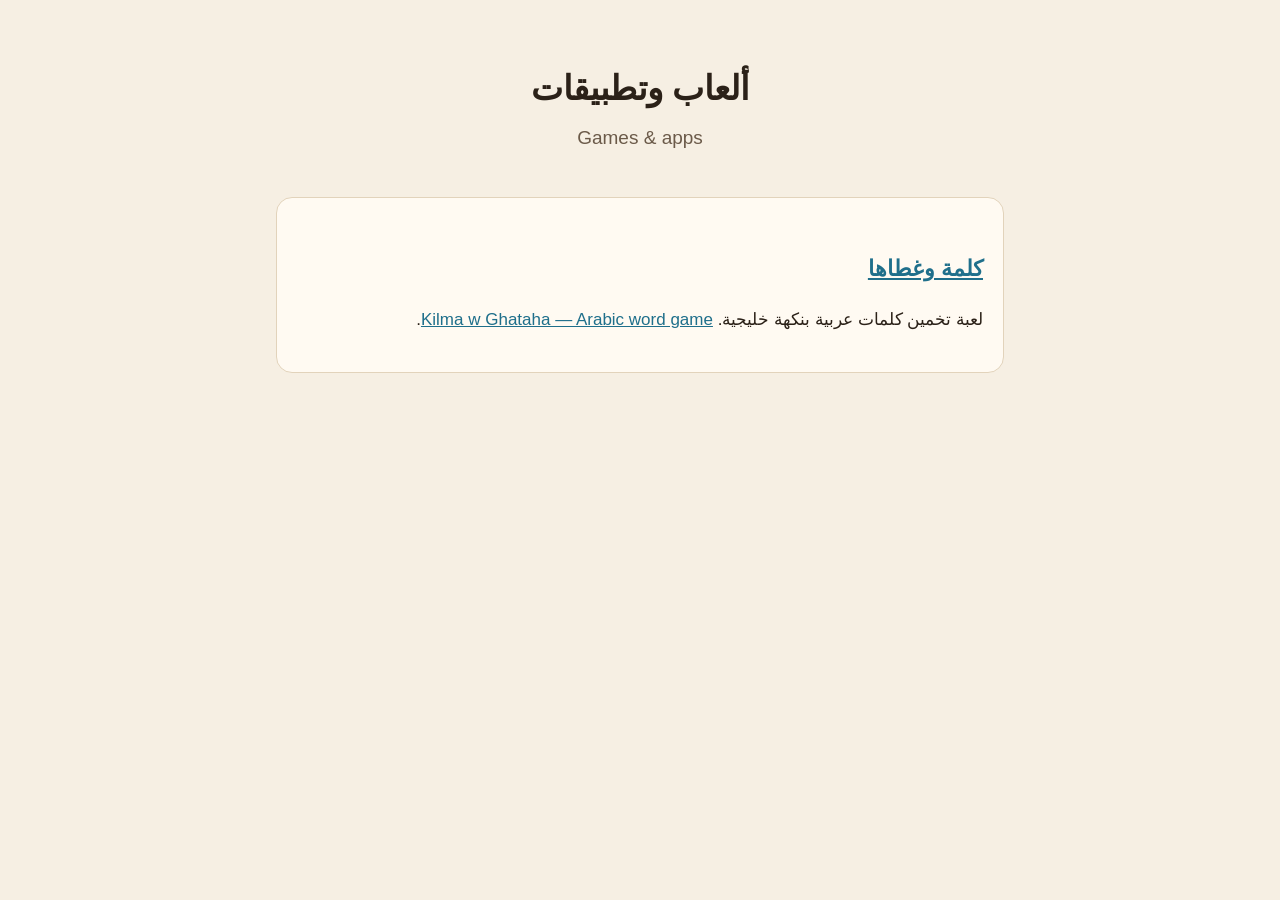
<file: index.html>
<!doctype html>
<html lang="ar" dir="rtl">
<head>
<meta charset="utf-8">
<meta name="viewport" content="width=device-width, initial-scale=1">
<title>ألعاب وتطبيقات</title>
<link rel="stylesheet" href="kilma/style.css">
</head>
<body>
<main>
  <header class="hero">
    <h1>ألعاب وتطبيقات</h1>
    <p class="lead">Games &amp; apps</p>
  </header>
  <div class="card">
    <h2><a href="kilma/">كلمة وغطاها</a></h2>
    <p>لعبة تخمين كلمات عربية بنكهة خليجية. <a href="kilma/en.html" lang="en">Kilma w Ghataha — Arabic word game</a>.</p>
  </div>
</main>
</body>
</html>
</file>
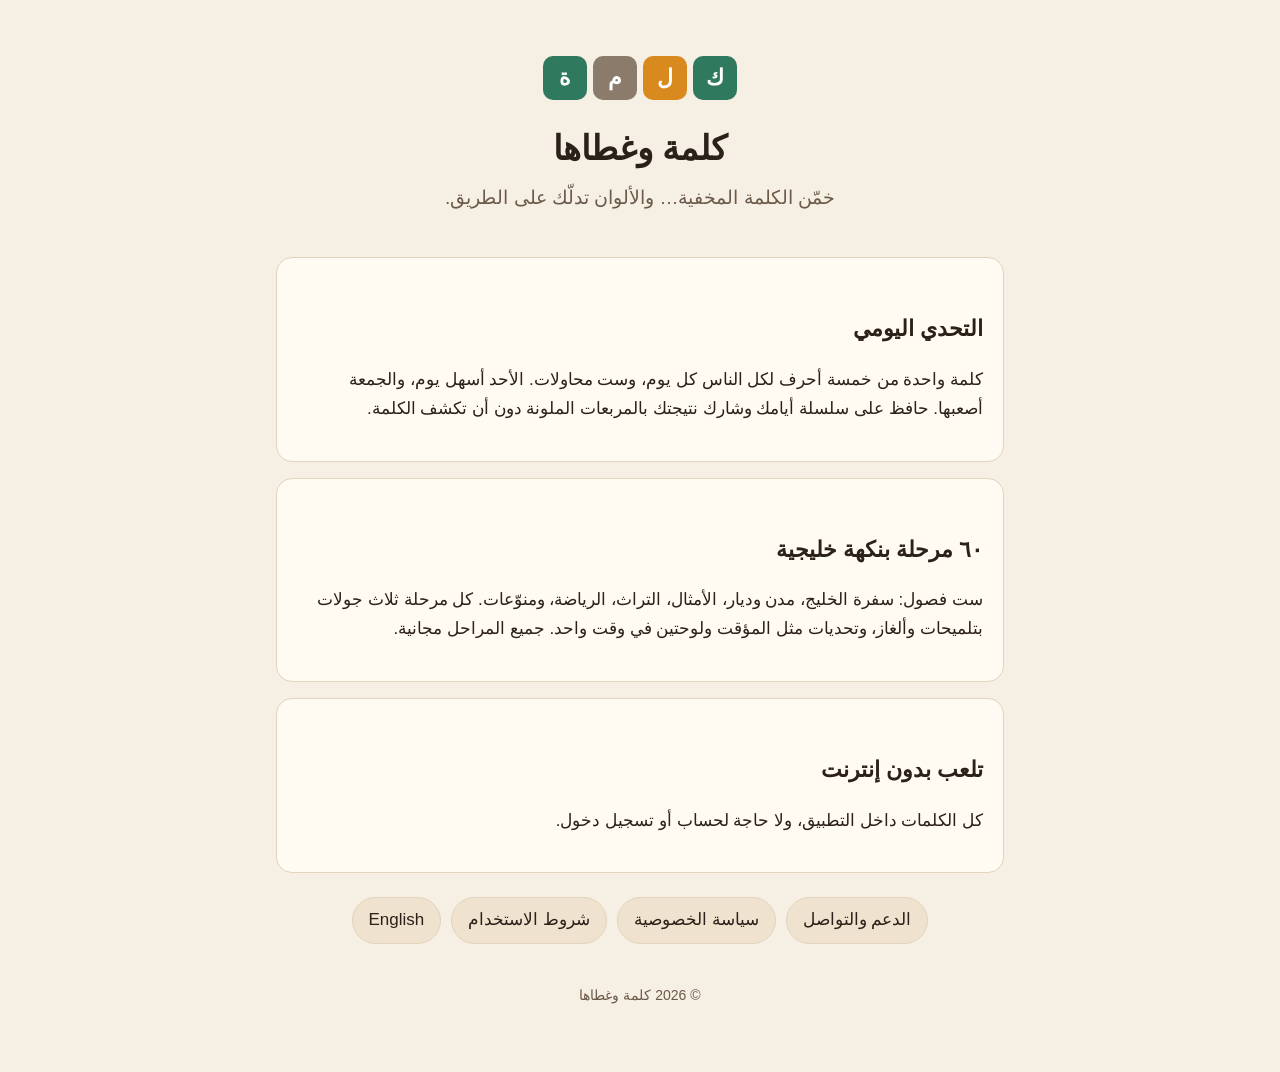
<file: kilma/index.html>
<!doctype html>
<html lang="ar" dir="rtl">
<head>
<meta charset="utf-8">
<meta name="viewport" content="width=device-width, initial-scale=1">
<title>كلمة وغطاها — لعبة كلمات عربية</title>
<meta name="description" content="كلمة وغطاها: لعبة تخمين كلمات عربية بنكهة خليجية. تحدٍّ يومي و٦٠ مرحلة.">
<link rel="stylesheet" href="style.css">
</head>
<body>
<main>
  <header class="hero">
    <div class="tiles" aria-hidden="true"><span class="g">ك</span><span class="y">ل</span><span class="s">م</span><span class="g">ة</span></div>
    <h1>كلمة وغطاها</h1>
    <p class="lead">خمّن الكلمة المخفية… والألوان تدلّك على الطريق.</p>
  </header>

  <section class="card">
    <h2>التحدي اليومي</h2>
    <p>كلمة واحدة من خمسة أحرف لكل الناس كل يوم، وست محاولات. الأحد أسهل يوم، والجمعة أصعبها. حافظ على سلسلة أيامك وشارك نتيجتك بالمربعات الملونة دون أن تكشف الكلمة.</p>
  </section>
  <section class="card">
    <h2>٦٠ مرحلة بنكهة خليجية</h2>
    <p>ست فصول: سفرة الخليج، مدن وديار، الأمثال، التراث، الرياضة، ومنوّعات. كل مرحلة ثلاث جولات بتلميحات وألغاز، وتحديات مثل المؤقت ولوحتين في وقت واحد. جميع المراحل مجانية.</p>
  </section>
  <section class="card">
    <h2>تلعب بدون إنترنت</h2>
    <p>كل الكلمات داخل التطبيق، ولا حاجة لحساب أو تسجيل دخول.</p>
  </section>

  <nav class="links">
    <a href="support.html">الدعم والتواصل</a>
    <a href="privacy.html">سياسة الخصوصية</a>
    <a href="terms.html">شروط الاستخدام</a>
    <a href="en.html" lang="en">English</a>
  </nav>
  <footer>© 2026 كلمة وغطاها</footer>
</main>
</body>
</html>
</file>
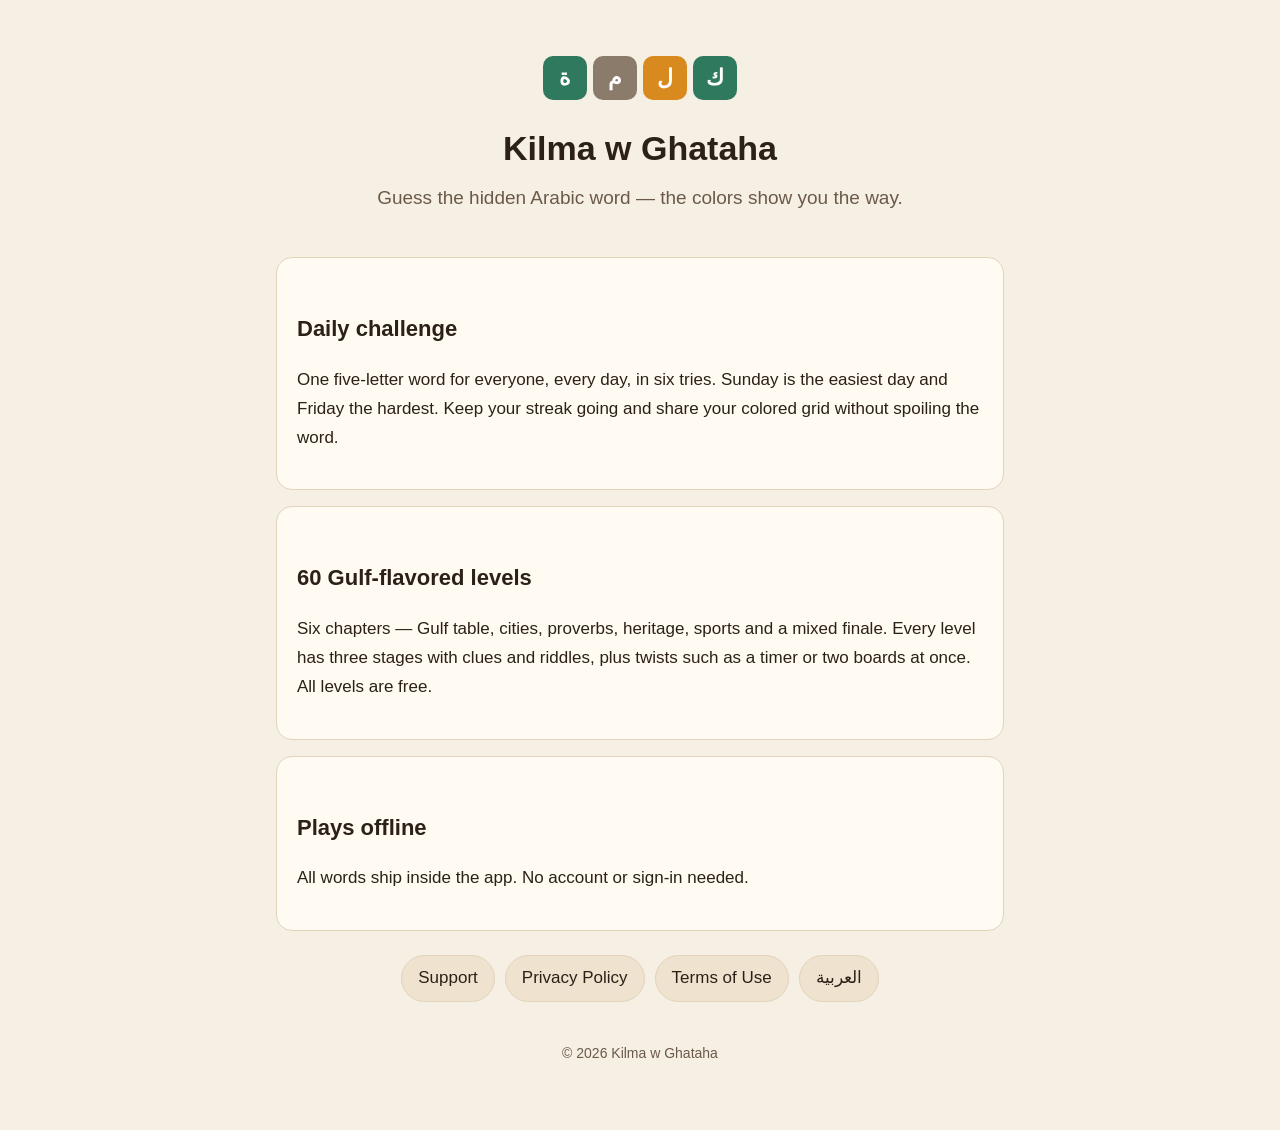
<file: kilma/en.html>
<!doctype html>
<html lang="en" dir="ltr">
<head>
<meta charset="utf-8">
<meta name="viewport" content="width=device-width, initial-scale=1">
<title>Kilma w Ghataha — Arabic word game</title>
<meta name="description" content="Kilma w Ghataha: an Arabic word-guessing game with a Gulf flavor. Daily challenge and 60 levels.">
<link rel="stylesheet" href="style.css">
</head>
<body>
<main>
  <header class="hero">
    <div class="tiles" aria-hidden="true"><span class="g">ك</span><span class="y">ل</span><span class="s">م</span><span class="g">ة</span></div>
    <h1>Kilma w Ghataha</h1>
    <p class="lead">Guess the hidden Arabic word — the colors show you the way.</p>
  </header>

  <section class="card">
    <h2>Daily challenge</h2>
    <p>One five-letter word for everyone, every day, in six tries. Sunday is the easiest day and Friday the hardest. Keep your streak going and share your colored grid without spoiling the word.</p>
  </section>
  <section class="card">
    <h2>60 Gulf-flavored levels</h2>
    <p>Six chapters — Gulf table, cities, proverbs, heritage, sports and a mixed finale. Every level has three stages with clues and riddles, plus twists such as a timer or two boards at once. All levels are free.</p>
  </section>
  <section class="card">
    <h2>Plays offline</h2>
    <p>All words ship inside the app. No account or sign-in needed.</p>
  </section>

  <nav class="links">
    <a href="support.html">Support</a>
    <a href="privacy-en.html">Privacy Policy</a>
    <a href="terms-en.html">Terms of Use</a>
    <a href="index.html" lang="ar">العربية</a>
  </nav>
  <footer>© 2026 Kilma w Ghataha</footer>
</main>
</body>
</html>
</file>
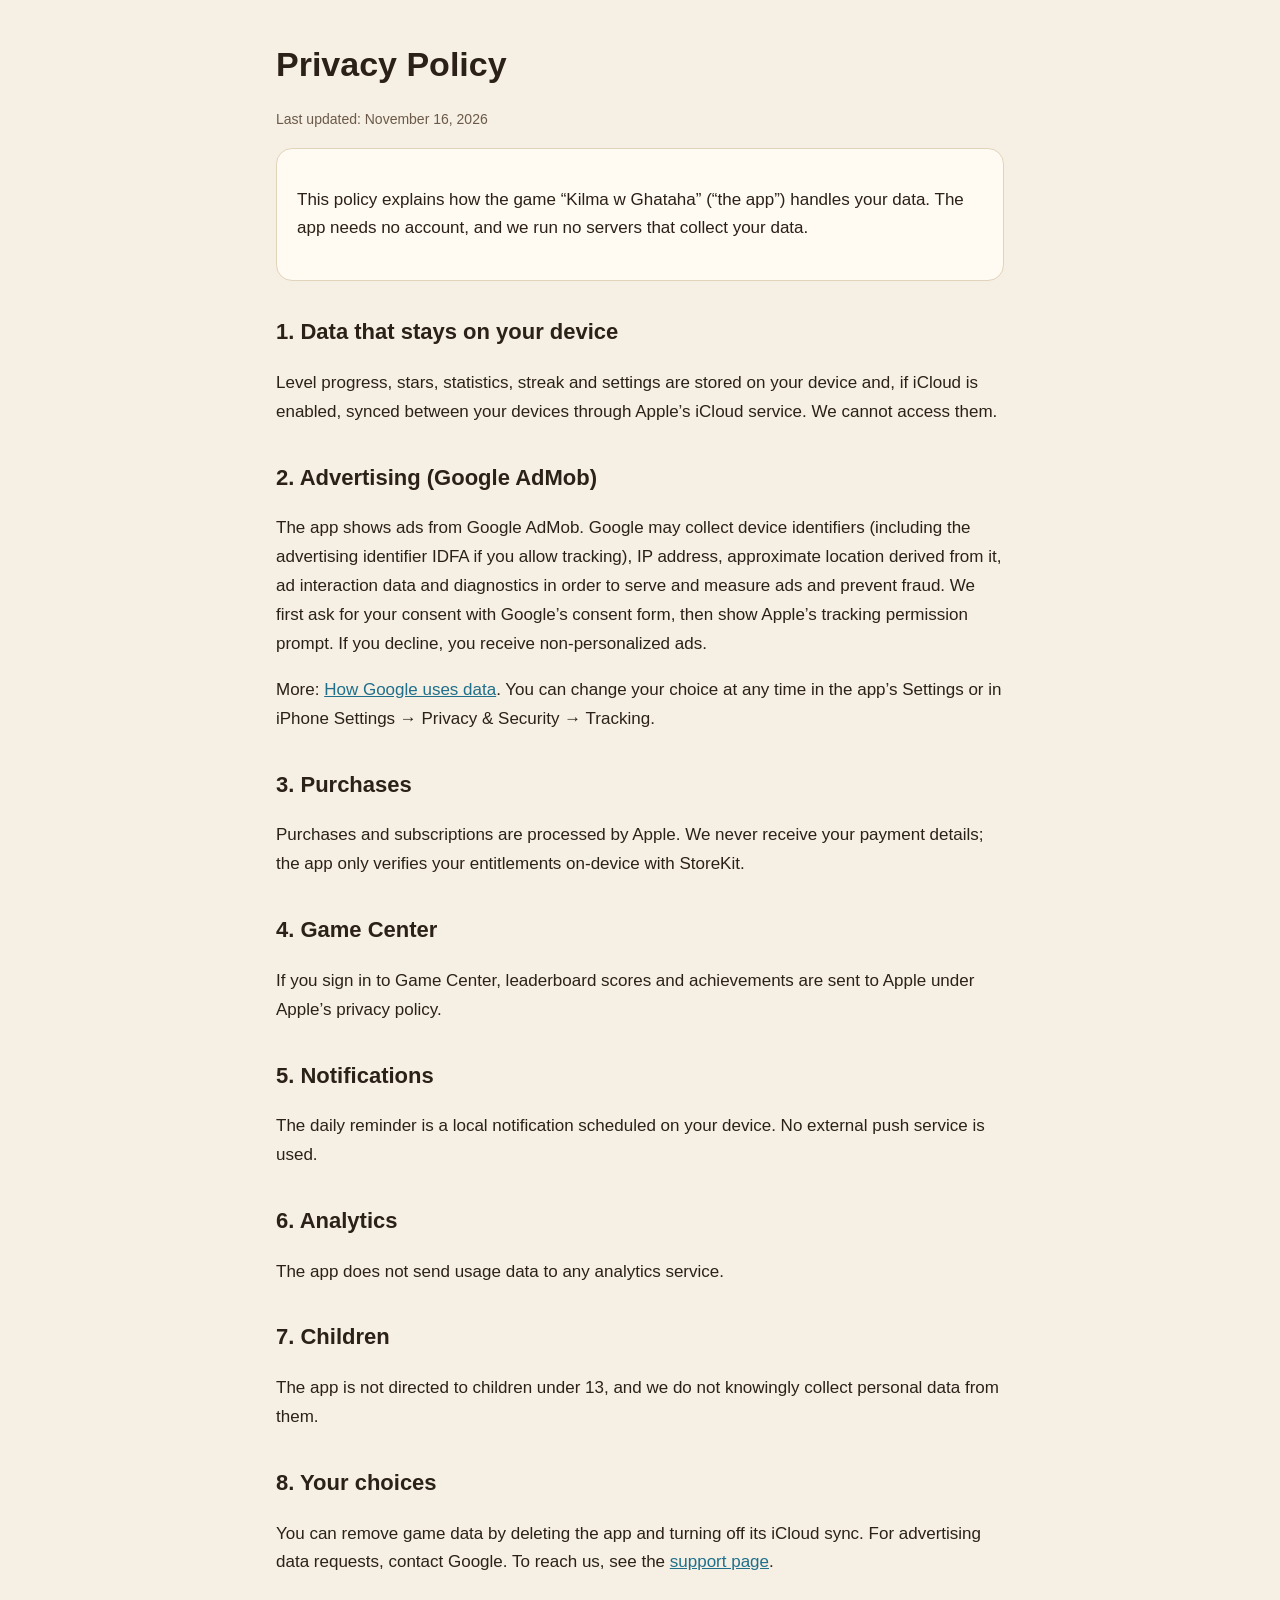
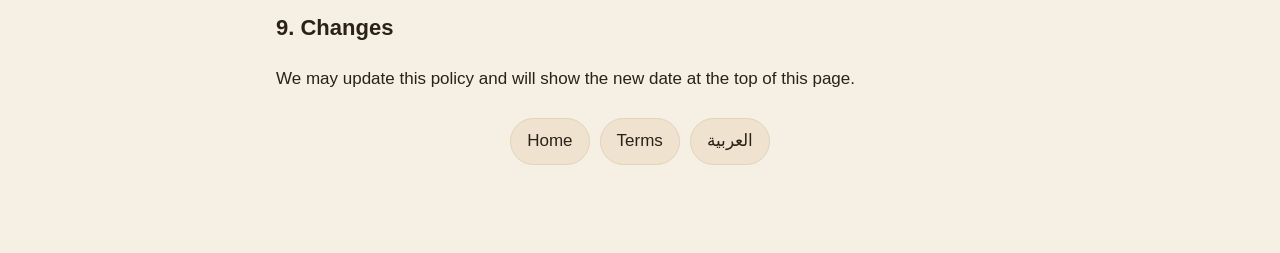
<file: kilma/privacy-en.html>
<!doctype html>
<html lang="en" dir="ltr">
<head>
<meta charset="utf-8">
<meta name="viewport" content="width=device-width, initial-scale=1">
<title>Privacy Policy — Kilma w Ghataha</title>
<link rel="stylesheet" href="style.css">
</head>
<body>
<main>
  <h1>Privacy Policy</h1>
  <p class="updated">Last updated: November 16, 2026</p>

  <div class="card">
    <p>This policy explains how the game “Kilma w Ghataha” (“the app”) handles your data. The app needs no account, and we run no servers that collect your data.</p>
  </div>

  <h2>1. Data that stays on your device</h2>
  <p>Level progress, stars, statistics, streak and settings are stored on your device and, if iCloud is enabled, synced between your devices through Apple’s iCloud service. We cannot access them.</p>

  <h2>2. Advertising (Google AdMob)</h2>
  <p>The app shows ads from Google AdMob. Google may collect device identifiers (including the advertising identifier IDFA if you allow tracking), IP address, approximate location derived from it, ad interaction data and diagnostics in order to serve and measure ads and prevent fraud. We first ask for your consent with Google’s consent form, then show Apple’s tracking permission prompt. If you decline, you receive non-personalized ads.</p>
  <p>More: <a href="https://policies.google.com/technologies/partner-sites">How Google uses data</a>. You can change your choice at any time in the app’s Settings or in iPhone Settings → Privacy &amp; Security → Tracking.</p>

  <h2>3. Purchases</h2>
  <p>Purchases and subscriptions are processed by Apple. We never receive your payment details; the app only verifies your entitlements on-device with StoreKit.</p>

  <h2>4. Game Center</h2>
  <p>If you sign in to Game Center, leaderboard scores and achievements are sent to Apple under Apple’s privacy policy.</p>

  <h2>5. Notifications</h2>
  <p>The daily reminder is a local notification scheduled on your device. No external push service is used.</p>

  <h2>6. Analytics</h2>
  <p>The app does not send usage data to any analytics service.</p>

  <h2>7. Children</h2>
  <p>The app is not directed to children under 13, and we do not knowingly collect personal data from them.</p>

  <h2>8. Your choices</h2>
  <p>You can remove game data by deleting the app and turning off its iCloud sync. For advertising data requests, contact Google. To reach us, see the <a href="support.html">support page</a>.</p>

  <h2>9. Changes</h2>
  <p>We may update this policy and will show the new date at the top of this page.</p>

  <nav class="links"><a href="en.html">Home</a><a href="terms-en.html">Terms</a><a href="privacy.html" lang="ar">العربية</a></nav>
</main>
</body>
</html>
</file>
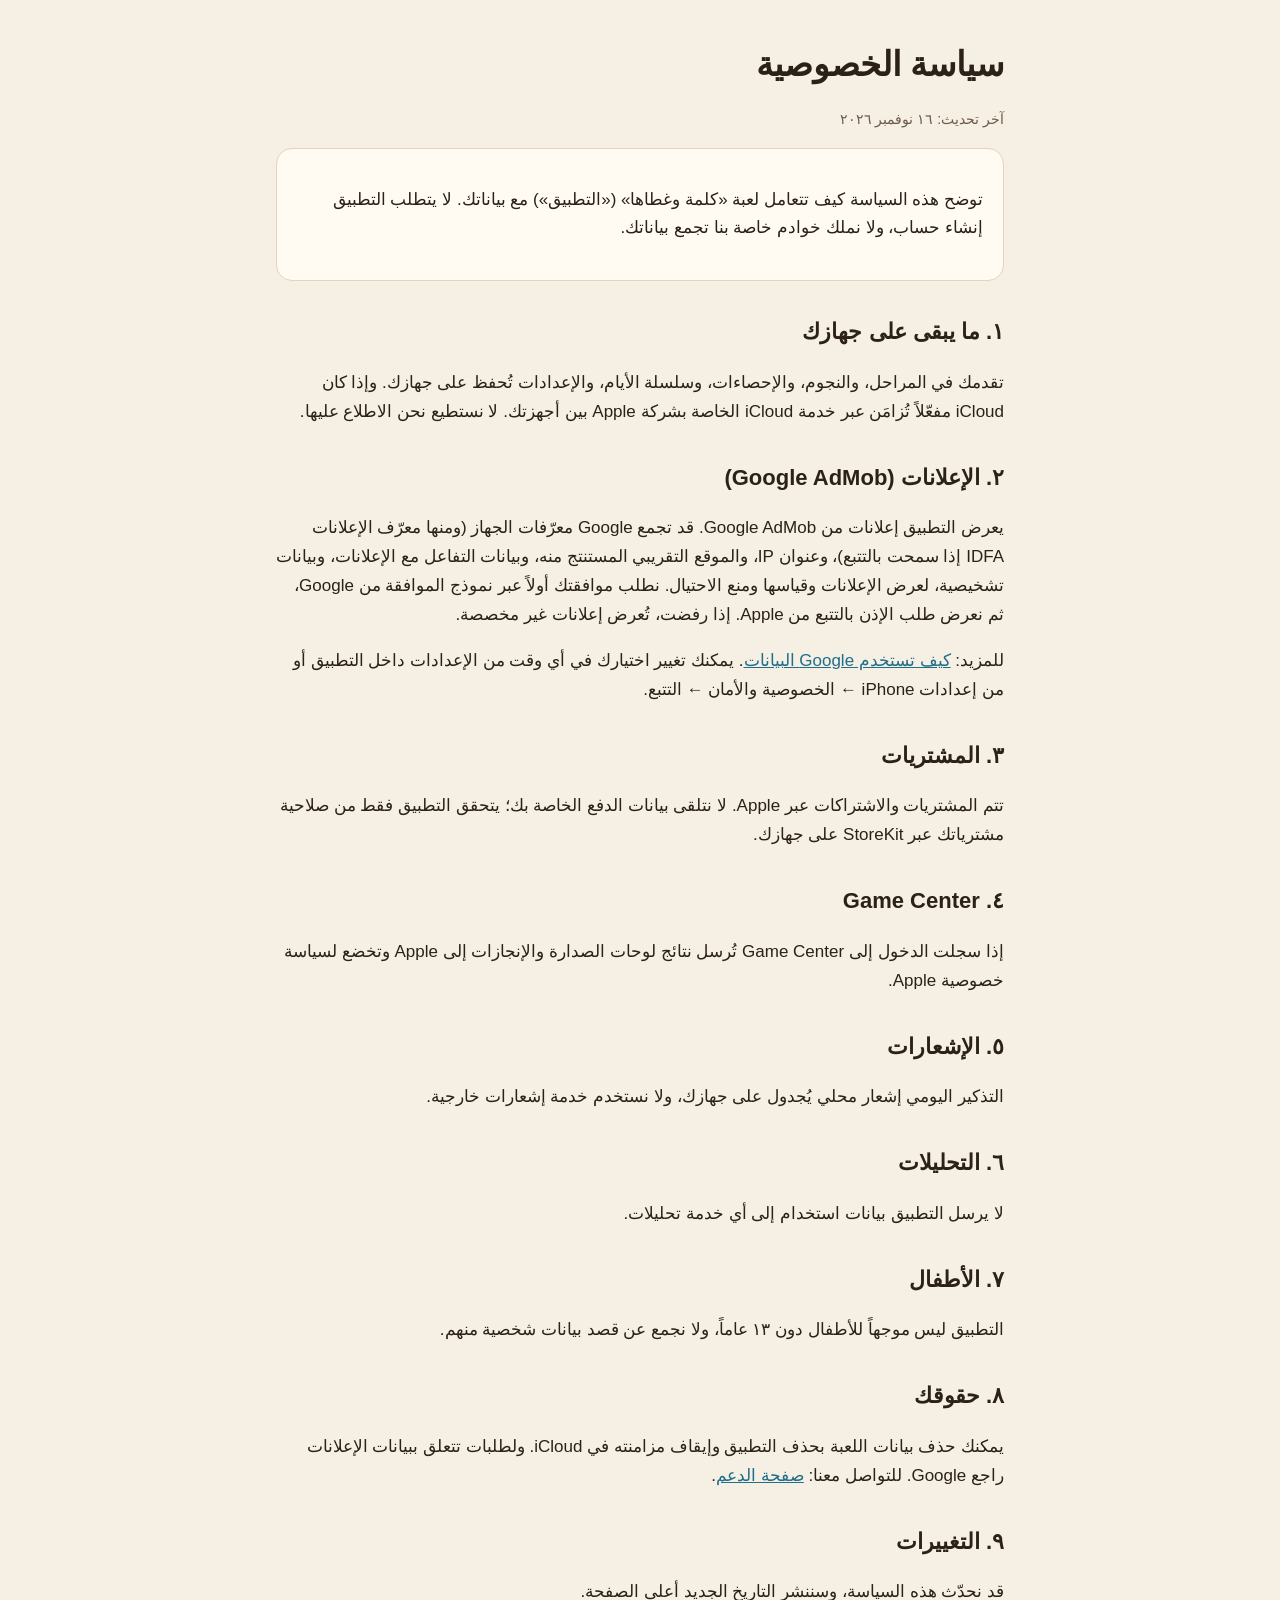
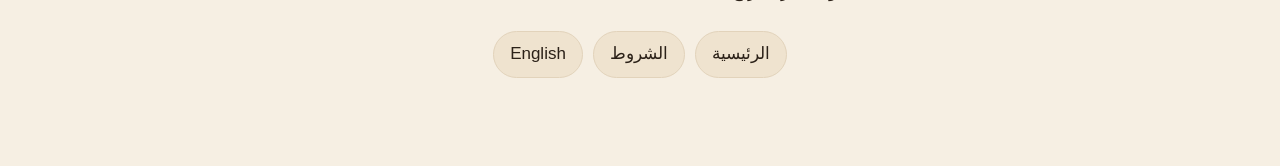
<file: kilma/privacy.html>
<!doctype html>
<html lang="ar" dir="rtl">
<head>
<meta charset="utf-8">
<meta name="viewport" content="width=device-width, initial-scale=1">
<title>سياسة الخصوصية — كلمة وغطاها</title>
<link rel="stylesheet" href="style.css">
</head>
<body>
<main>
  <h1>سياسة الخصوصية</h1>
  <p class="updated">آخر تحديث: ١٦ نوفمبر ٢٠٢٦</p>

  <div class="card">
    <p>توضح هذه السياسة كيف تتعامل لعبة «كلمة وغطاها» («التطبيق») مع بياناتك. لا يتطلب التطبيق إنشاء حساب، ولا نملك خوادم خاصة بنا تجمع بياناتك.</p>
  </div>

  <h2>١. ما يبقى على جهازك</h2>
  <p>تقدمك في المراحل، والنجوم، والإحصاءات، وسلسلة الأيام، والإعدادات تُحفظ على جهازك. وإذا كان iCloud مفعّلاً تُزامَن عبر خدمة iCloud الخاصة بشركة Apple بين أجهزتك. لا نستطيع نحن الاطلاع عليها.</p>

  <h2>٢. الإعلانات (Google AdMob)</h2>
  <p>يعرض التطبيق إعلانات من Google AdMob. قد تجمع Google معرّفات الجهاز (ومنها معرّف الإعلانات IDFA إذا سمحت بالتتبع)، وعنوان IP، والموقع التقريبي المستنتج منه، وبيانات التفاعل مع الإعلانات، وبيانات تشخيصية، لعرض الإعلانات وقياسها ومنع الاحتيال. نطلب موافقتك أولاً عبر نموذج الموافقة من Google، ثم نعرض طلب الإذن بالتتبع من Apple. إذا رفضت، تُعرض إعلانات غير مخصصة.</p>
  <p>للمزيد: <a href="https://policies.google.com/technologies/partner-sites">كيف تستخدم Google البيانات</a>. يمكنك تغيير اختيارك في أي وقت من الإعدادات داخل التطبيق أو من إعدادات iPhone ← الخصوصية والأمان ← التتبع.</p>

  <h2>٣. المشتريات</h2>
  <p>تتم المشتريات والاشتراكات عبر Apple. لا نتلقى بيانات الدفع الخاصة بك؛ يتحقق التطبيق فقط من صلاحية مشترياتك عبر StoreKit على جهازك.</p>

  <h2>٤. Game Center</h2>
  <p>إذا سجلت الدخول إلى Game Center تُرسل نتائج لوحات الصدارة والإنجازات إلى Apple وتخضع لسياسة خصوصية Apple.</p>

  <h2>٥. الإشعارات</h2>
  <p>التذكير اليومي إشعار محلي يُجدول على جهازك، ولا نستخدم خدمة إشعارات خارجية.</p>

  <h2>٦. التحليلات</h2>
  <p>لا يرسل التطبيق بيانات استخدام إلى أي خدمة تحليلات.</p>

  <h2>٧. الأطفال</h2>
  <p>التطبيق ليس موجهاً للأطفال دون ١٣ عاماً، ولا نجمع عن قصد بيانات شخصية منهم.</p>

  <h2>٨. حقوقك</h2>
  <p>يمكنك حذف بيانات اللعبة بحذف التطبيق وإيقاف مزامنته في iCloud. ولطلبات تتعلق ببيانات الإعلانات راجع Google. للتواصل معنا: <a href="support.html">صفحة الدعم</a>.</p>

  <h2>٩. التغييرات</h2>
  <p>قد نحدّث هذه السياسة، وسننشر التاريخ الجديد أعلى الصفحة.</p>

  <nav class="links"><a href="index.html">الرئيسية</a><a href="terms.html">الشروط</a><a href="privacy-en.html" lang="en">English</a></nav>
</main>
</body>
</html>
</file>
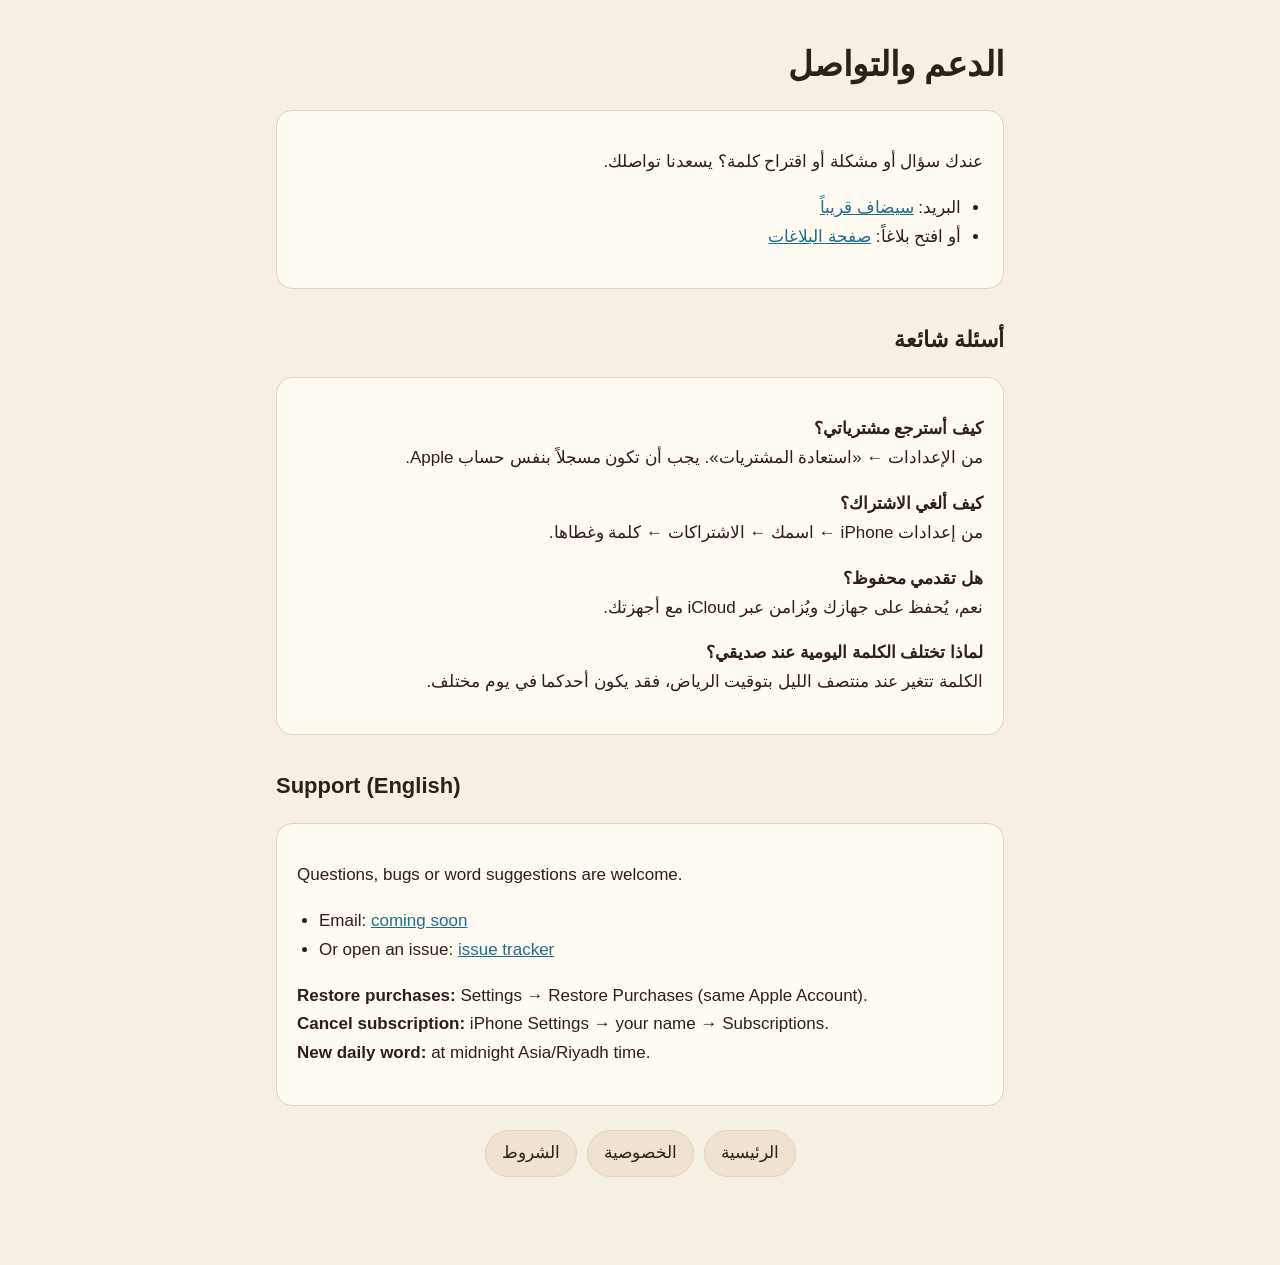
<file: kilma/support.html>
<!doctype html>
<html lang="ar" dir="rtl">
<head>
<meta charset="utf-8">
<meta name="viewport" content="width=device-width, initial-scale=1">
<title>الدعم — كلمة وغطاها | Support</title>
<link rel="stylesheet" href="style.css">
</head>
<body>
<main>
  <h1>الدعم والتواصل</h1>
  <div class="card">
    <p>عندك سؤال أو مشكلة أو اقتراح كلمة؟ يسعدنا تواصلك.</p>
    <ul>
      <li>البريد: <a id="support-email" href="mailto:support@example.invalid">سيضاف قريباً</a></li>
      <li>أو افتح بلاغاً: <a href="https://github.com/nawafalkubaise/nawafalkubaise.github.io/issues/new">صفحة البلاغات</a></li>
    </ul>
  </div>
  <h2>أسئلة شائعة</h2>
  <div class="card">
    <p><strong>كيف أسترجع مشترياتي؟</strong><br>من الإعدادات ← «استعادة المشتريات». يجب أن تكون مسجلاً بنفس حساب Apple.</p>
    <p><strong>كيف ألغي الاشتراك؟</strong><br>من إعدادات iPhone ← اسمك ← الاشتراكات ← كلمة وغطاها.</p>
    <p><strong>هل تقدمي محفوظ؟</strong><br>نعم، يُحفظ على جهازك ويُزامن عبر iCloud مع أجهزتك.</p>
    <p><strong>لماذا تختلف الكلمة اليومية عند صديقي؟</strong><br>الكلمة تتغير عند منتصف الليل بتوقيت الرياض، فقد يكون أحدكما في يوم مختلف.</p>
  </div>

  <h2 lang="en" dir="ltr">Support (English)</h2>
  <div class="card" lang="en" dir="ltr">
    <p>Questions, bugs or word suggestions are welcome.</p>
    <ul>
      <li>Email: <a href="mailto:support@example.invalid">coming soon</a></li>
      <li>Or open an issue: <a href="https://github.com/nawafalkubaise/nawafalkubaise.github.io/issues/new">issue tracker</a></li>
    </ul>
    <p><strong>Restore purchases:</strong> Settings → Restore Purchases (same Apple Account).<br>
       <strong>Cancel subscription:</strong> iPhone Settings → your name → Subscriptions.<br>
       <strong>New daily word:</strong> at midnight Asia/Riyadh time.</p>
  </div>
  <nav class="links"><a href="index.html">الرئيسية</a><a href="privacy.html">الخصوصية</a><a href="terms.html">الشروط</a></nav>
</main>
</body>
</html>
</file>
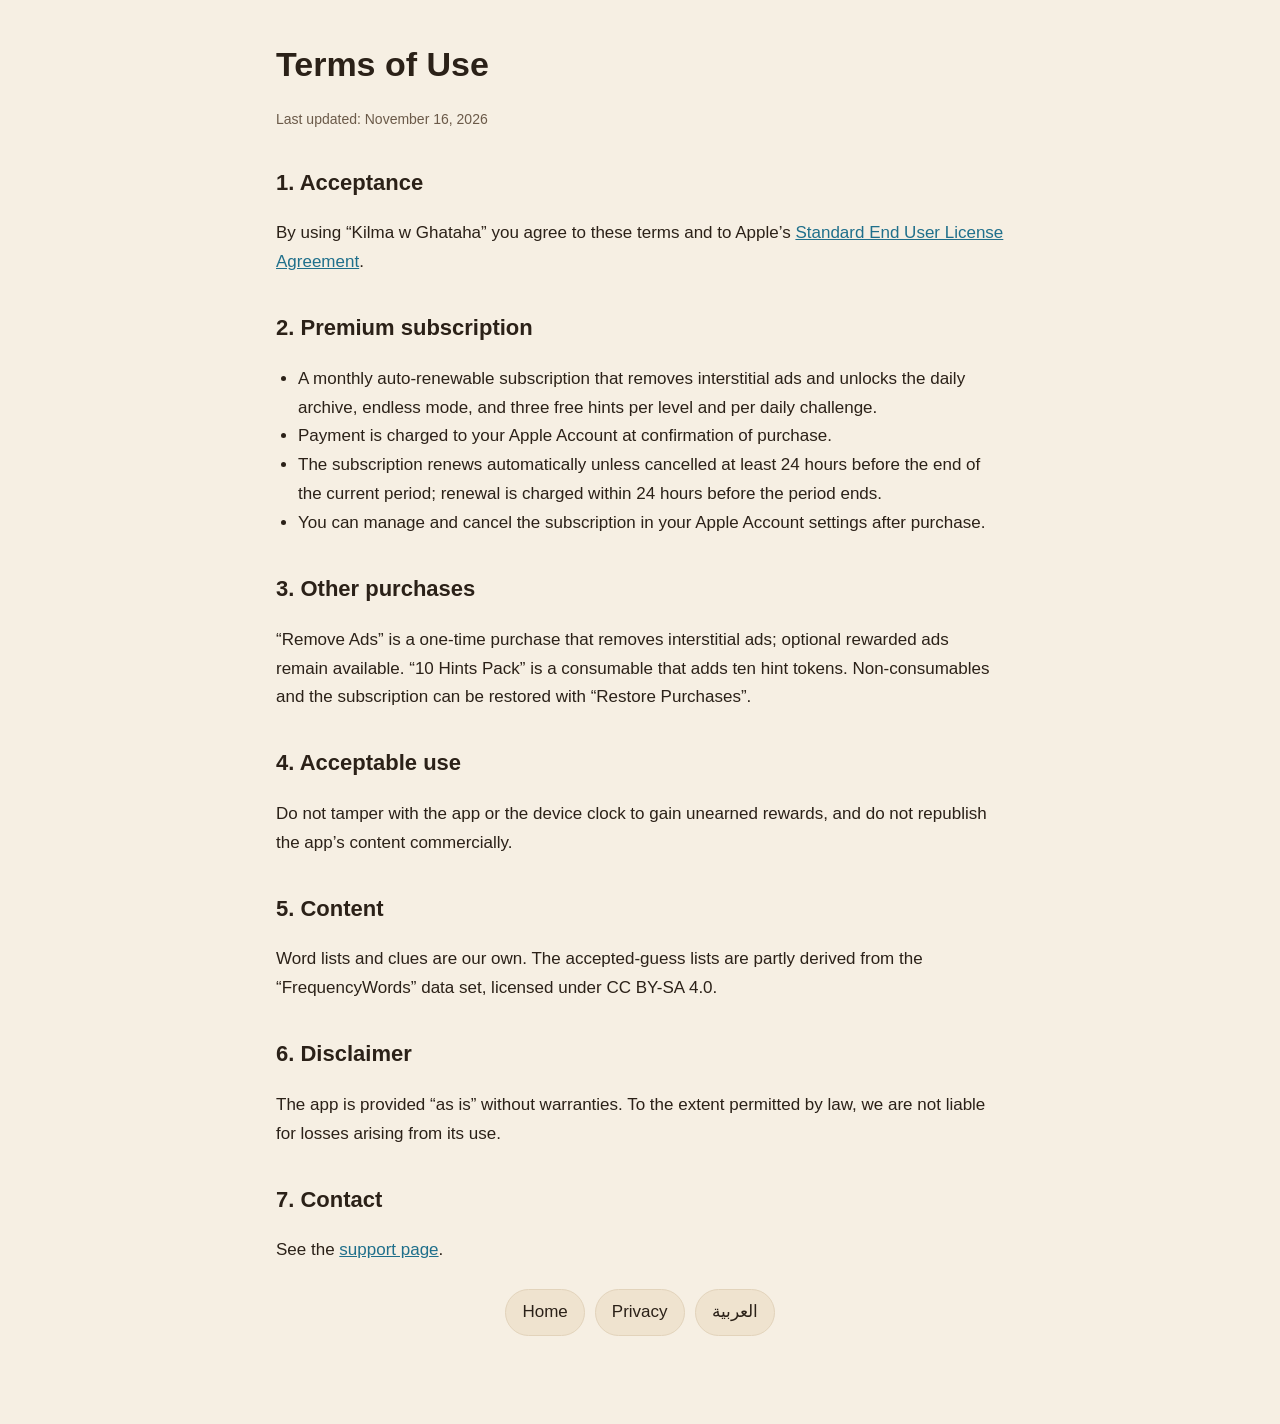
<file: kilma/terms-en.html>
<!doctype html>
<html lang="en" dir="ltr">
<head>
<meta charset="utf-8">
<meta name="viewport" content="width=device-width, initial-scale=1">
<title>Terms of Use — Kilma w Ghataha</title>
<link rel="stylesheet" href="style.css">
</head>
<body>
<main>
  <h1>Terms of Use</h1>
  <p class="updated">Last updated: November 16, 2026</p>

  <h2>1. Acceptance</h2>
  <p>By using “Kilma w Ghataha” you agree to these terms and to Apple’s <a href="https://www.apple.com/legal/internet-services/itunes/dev/stdeula/">Standard End User License Agreement</a>.</p>

  <h2>2. Premium subscription</h2>
  <ul>
    <li>A monthly auto-renewable subscription that removes interstitial ads and unlocks the daily archive, endless mode, and three free hints per level and per daily challenge.</li>
    <li>Payment is charged to your Apple Account at confirmation of purchase.</li>
    <li>The subscription renews automatically unless cancelled at least 24 hours before the end of the current period; renewal is charged within 24 hours before the period ends.</li>
    <li>You can manage and cancel the subscription in your Apple Account settings after purchase.</li>
  </ul>

  <h2>3. Other purchases</h2>
  <p>“Remove Ads” is a one-time purchase that removes interstitial ads; optional rewarded ads remain available. “10 Hints Pack” is a consumable that adds ten hint tokens. Non-consumables and the subscription can be restored with “Restore Purchases”.</p>

  <h2>4. Acceptable use</h2>
  <p>Do not tamper with the app or the device clock to gain unearned rewards, and do not republish the app’s content commercially.</p>

  <h2>5. Content</h2>
  <p>Word lists and clues are our own. The accepted-guess lists are partly derived from the “FrequencyWords” data set, licensed under CC BY-SA 4.0.</p>

  <h2>6. Disclaimer</h2>
  <p>The app is provided “as is” without warranties. To the extent permitted by law, we are not liable for losses arising from its use.</p>

  <h2>7. Contact</h2>
  <p>See the <a href="support.html">support page</a>.</p>

  <nav class="links"><a href="en.html">Home</a><a href="privacy-en.html">Privacy</a><a href="terms.html" lang="ar">العربية</a></nav>
</main>
</body>
</html>
</file>
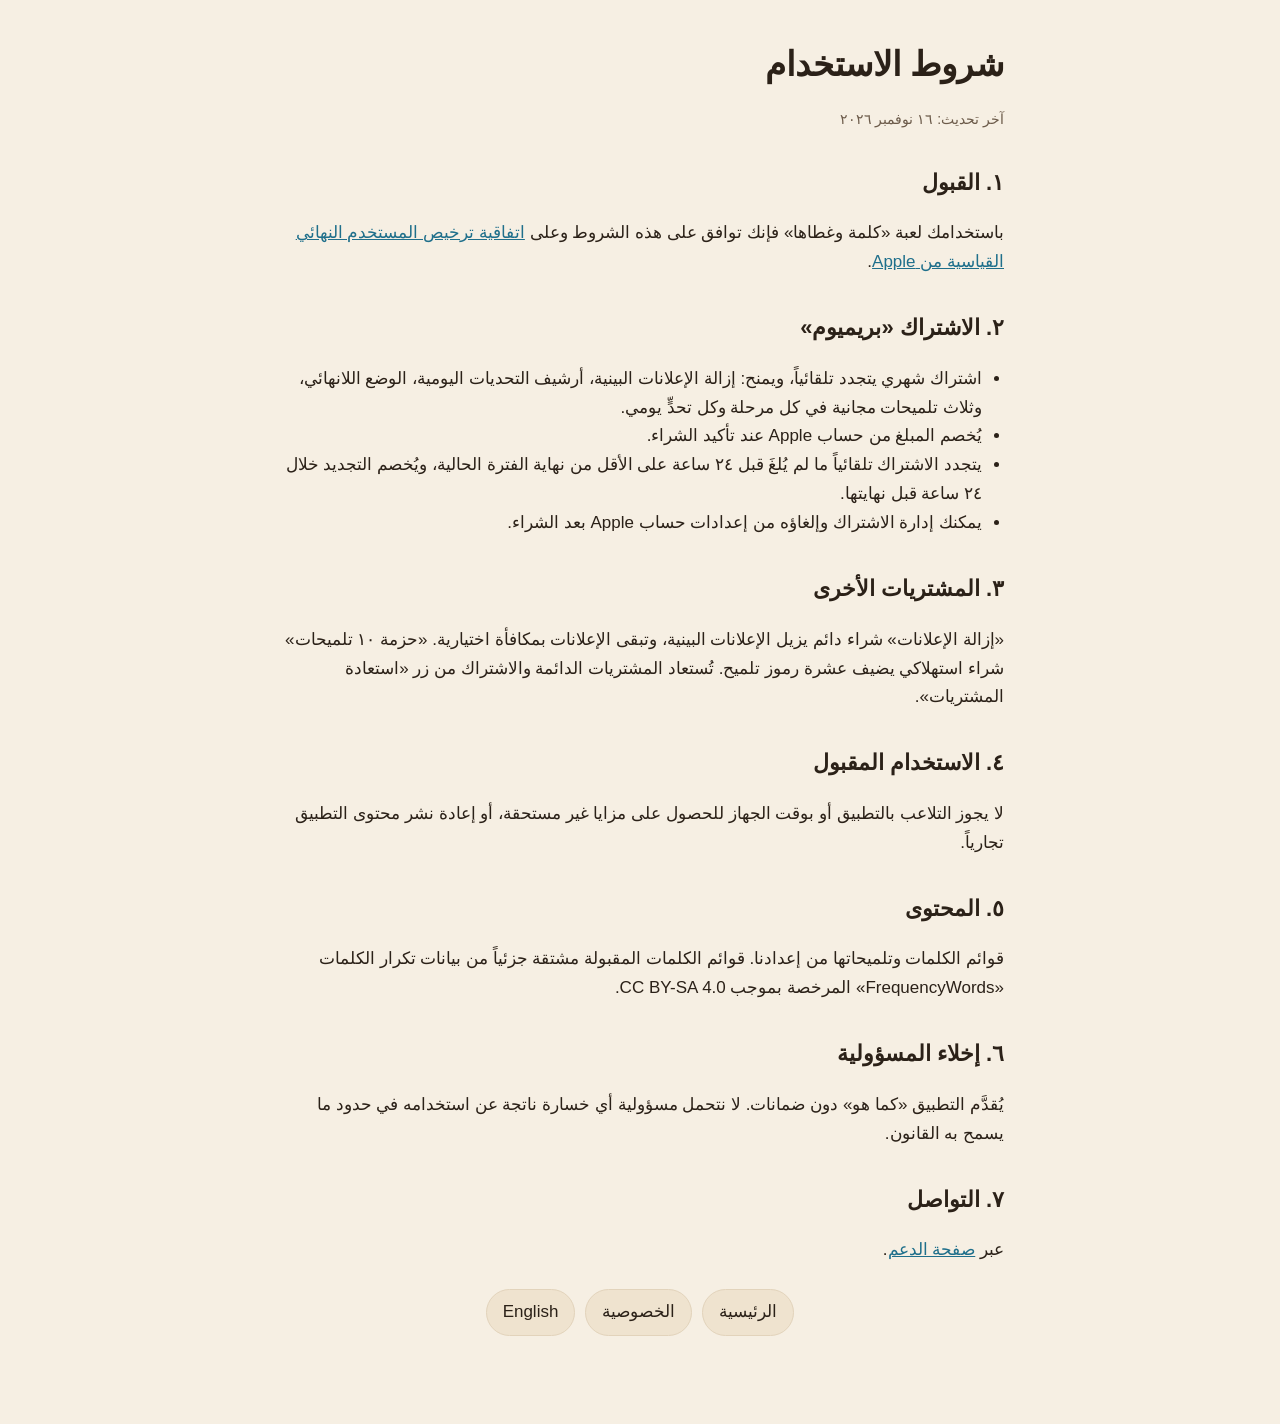
<file: kilma/terms.html>
<!doctype html>
<html lang="ar" dir="rtl">
<head>
<meta charset="utf-8">
<meta name="viewport" content="width=device-width, initial-scale=1">
<title>شروط الاستخدام — كلمة وغطاها</title>
<link rel="stylesheet" href="style.css">
</head>
<body>
<main>
  <h1>شروط الاستخدام</h1>
  <p class="updated">آخر تحديث: ١٦ نوفمبر ٢٠٢٦</p>

  <h2>١. القبول</h2>
  <p>باستخدامك لعبة «كلمة وغطاها» فإنك توافق على هذه الشروط وعلى <a href="https://www.apple.com/legal/internet-services/itunes/dev/stdeula/">اتفاقية ترخيص المستخدم النهائي القياسية من Apple</a>.</p>

  <h2>٢. الاشتراك «بريميوم»</h2>
  <ul>
    <li>اشتراك شهري يتجدد تلقائياً، ويمنح: إزالة الإعلانات البينية، أرشيف التحديات اليومية، الوضع اللانهائي، وثلاث تلميحات مجانية في كل مرحلة وكل تحدٍّ يومي.</li>
    <li>يُخصم المبلغ من حساب Apple عند تأكيد الشراء.</li>
    <li>يتجدد الاشتراك تلقائياً ما لم يُلغَ قبل ٢٤ ساعة على الأقل من نهاية الفترة الحالية، ويُخصم التجديد خلال ٢٤ ساعة قبل نهايتها.</li>
    <li>يمكنك إدارة الاشتراك وإلغاؤه من إعدادات حساب Apple بعد الشراء.</li>
  </ul>

  <h2>٣. المشتريات الأخرى</h2>
  <p>«إزالة الإعلانات» شراء دائم يزيل الإعلانات البينية، وتبقى الإعلانات بمكافأة اختيارية. «حزمة ١٠ تلميحات» شراء استهلاكي يضيف عشرة رموز تلميح. تُستعاد المشتريات الدائمة والاشتراك من زر «استعادة المشتريات».</p>

  <h2>٤. الاستخدام المقبول</h2>
  <p>لا يجوز التلاعب بالتطبيق أو بوقت الجهاز للحصول على مزايا غير مستحقة، أو إعادة نشر محتوى التطبيق تجارياً.</p>

  <h2>٥. المحتوى</h2>
  <p>قوائم الكلمات وتلميحاتها من إعدادنا. قوائم الكلمات المقبولة مشتقة جزئياً من بيانات تكرار الكلمات «FrequencyWords» المرخصة بموجب CC BY-SA 4.0.</p>

  <h2>٦. إخلاء المسؤولية</h2>
  <p>يُقدَّم التطبيق «كما هو» دون ضمانات. لا نتحمل مسؤولية أي خسارة ناتجة عن استخدامه في حدود ما يسمح به القانون.</p>

  <h2>٧. التواصل</h2>
  <p>عبر <a href="support.html">صفحة الدعم</a>.</p>

  <nav class="links"><a href="index.html">الرئيسية</a><a href="privacy.html">الخصوصية</a><a href="terms-en.html" lang="en">English</a></nav>
</main>
</body>
</html>
</file>
<file: kilma/style.css>
:root {
  --sand: #f6efe3;
  --sand-2: #efe3cf;
  --ink: #2b2118;
  --muted: #6b5a49;
  --saffron: #d98a1f;
  --palm: #2f7a5f;
  --sea: #1f6f8b;
  --card: #fffaf2;
  --line: #e2d3bb;
}
@media (prefers-color-scheme: dark) {
  :root {
    --sand: #1b1611;
    --sand-2: #241d16;
    --ink: #f3e9da;
    --muted: #c2b29c;
    --saffron: #f0a542;
    --palm: #4fb08c;
    --sea: #4aa3c2;
    --card: #2a221a;
    --line: #3a3025;
  }
}
* { box-sizing: border-box; }
html, body { margin: 0; }
body {
  background: var(--sand);
  color: var(--ink);
  font: 17px/1.7 -apple-system, "SF Arabic", "Segoe UI", Tahoma, sans-serif;
}
main { max-width: 760px; margin: 0 auto; padding: 32px 16px 64px; }
header.hero { text-align: center; padding: 24px 0 8px; }
.tiles { display: inline-flex; gap: 6px; margin-bottom: 16px; direction: rtl; }
.tiles span {
  width: 44px; height: 44px; border-radius: 10px; display: grid; place-items: center;
  font-weight: 700; font-size: 22px; color: #fff;
}
.g { background: var(--palm); } .y { background: var(--saffron); } .s { background: #8a7b6a; }
h1 { font-size: 34px; margin: 4px 0; }
h2 { font-size: 22px; margin-top: 32px; }
p.lead { color: var(--muted); font-size: 19px; margin-top: 0; }
.card {
  background: var(--card); border: 1px solid var(--line); border-radius: 16px;
  padding: 20px; margin: 16px 0;
}
a { color: var(--sea); }
nav.links { display: flex; flex-wrap: wrap; gap: 10px; justify-content: center; margin: 24px 0; }
nav.links a {
  background: var(--sand-2); border: 1px solid var(--line); border-radius: 999px;
  padding: 8px 16px; text-decoration: none; color: var(--ink);
}
footer { text-align: center; color: var(--muted); font-size: 14px; margin-top: 40px; }
ul { padding-inline-start: 22px; }
.updated { color: var(--muted); font-size: 14px; }
</file>
